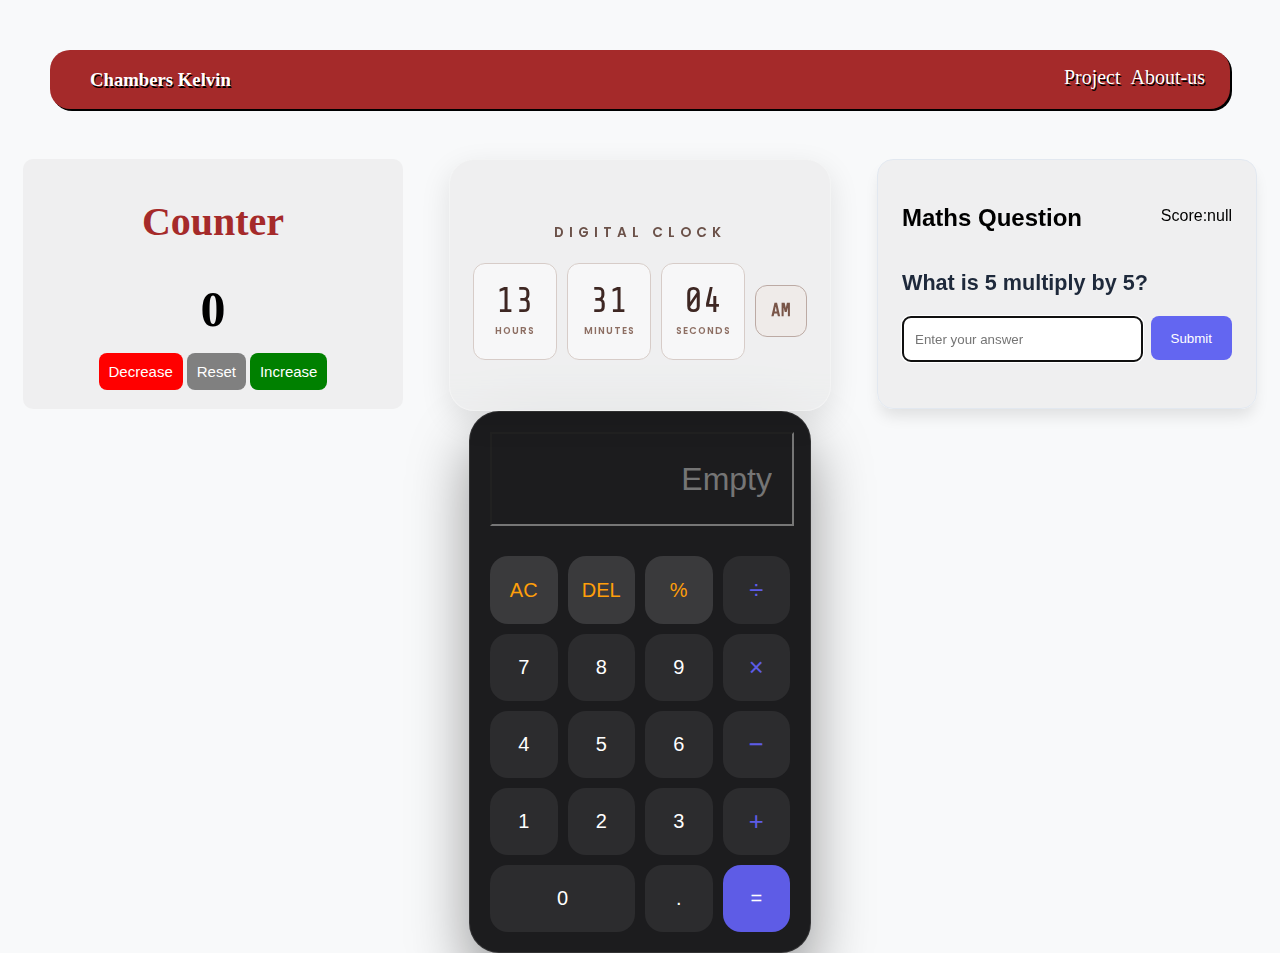
<file: index.html>
<!DOCTYPE html>
<html lang="en">
<head>
    <meta charset="UTF-8">
    <meta name="viewport" content="width=device-width, initial-scale=1.0">
    <title>Document</title>
    <link rel="stylesheet" href="all project nav.css">
    <link rel="stylesheet" href="all project counter.css">
   <link rel="stylesheet" href="all project Quetion.css">
    <link rel="stylesheet" href="all project Calculator.css">
   <link rel="stylesheet" href="all project Count Clock.css">
</head>
<body>
<div class="nav">
    <h3>Chambers Kelvin</h3>

    <div>
        <ul>
            <li><a href="#">Project</a></li>
             <li><a href="#">About-us</a></li>
        </ul>
    </div>
</div>


    <div id="container">
        <div class="first">
     <h2 class="countname">Counter</h2>

     <h1 id="counter">0</h1>
    <div>
        <button id="button1" onclick="decrease()">Decrease</button>
        <button id="button2" onclick="reset()">Reset</button>
        <button id="button3" onclick="increase()">Increase</button>
    </div>
</div>

<div class="second">
<h2 class="digi">DIGITAL CLOCK</h2>

    <div class="clock">

       <div>
        <span id="hours">0</span>
        <span class="text">HOURS</span>
       </div>
   
    <div>
        <span id="minutes">0</span>
        <span  class="text">MINUTES</span>
    </div>
    <div>
        <span id="seconds">0</span>
        <span  class="text">SECONDS</span>
    </div>
    
     <div>
        <span id="AmPm">AM</span>
       
    </div>
    </div>
    </div>
    <!---quetion section-->
<div class="third">
    <form id="form">
    <h2>Maths Question</h2>
    <div id="scor">
    <div>Score: 0</div>
</div>
    <div class="question-box">
        <h2 id="question">What is 1 multiply by 7?</h2>

        <div class="text">
            <input id="user" type="text"
             placeholder="Enter your answer" autofocus>
            <input type="submit" value="Submit">
        </div>

    </div>
</div>
</form>



    <div class="calculator-container">
        <!-- Screen Section -->
        <input id="display" placeholder="Empty" readonly>
        

        <!-- Buttons Section -->
        <div class="button-grid">
            <button onclick="Clear('AC')"  class="btn action">AC</button>
            <button onclick="del('Del')" class="btn action">DEL</button>
            <button onclick="append('%')" class="btn action">%</button>
            <button onclick="append('/')" class="btn operator">÷</button>

            <button onclick="append('7')" class="btn">7</button>
            <button onclick="append('8')" class="btn">8</button>
            <button onclick="append('9')" class="btn">9</button>
            <button onclick="append('*')"class="btn operator">×</button>

            <button onclick="append('4')"class="btn">4</button>
            <button onclick="append('5')"class="btn">5</button>
            <button onclick="append('6')"class="btn">6</button>
            <button onclick="append('-')" class="btn operator">−</button>

            <button onclick="append('1')"class="btn">1</button>
            <button onclick="append('2')" class="btn">2</button>
            <button onclick="append('3')" class="btn">3</button>
            <button onclick="append('+')" class="btn operator">+</button>

            <button onclick="append('0')"class="btn span-two">0</button>
            <button onclick="append('.')" class="btn">.</button>
            <button onclick="calculate('=')"class="btn equal">=</button>
        </div>
    </div>




     </div>


<script src="all project Calculato.js"></script>
<script src="all project Quetion.js"></script>
    <script src="all project count.js"></script>
    <script src="all project Count Clock.js"></script>
</body>

</html>
</file>
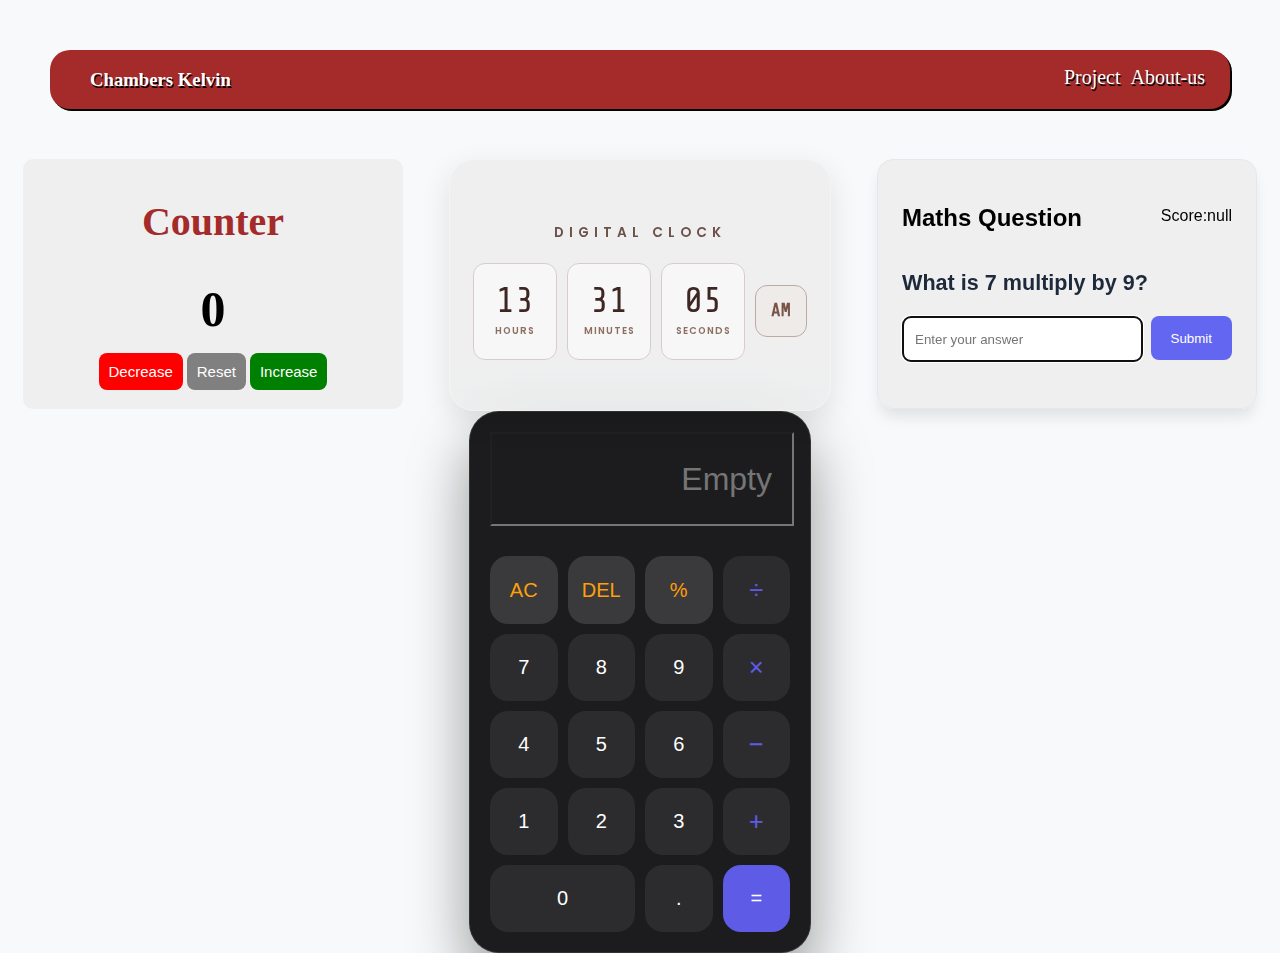
<file: all project.html>
<!DOCTYPE html>
<html lang="en">
<head>
    <meta charset="UTF-8">
    <meta name="viewport" content="width=device-width, initial-scale=1.0">
    <title>Document</title>
    <link rel="stylesheet" href="all project nav.css">
    <link rel="stylesheet" href="all project counter.css">
   <link rel="stylesheet" href="all project Quetion.css">
    <link rel="stylesheet" href="all project Calculator.css">
   <link rel="stylesheet" href="all project Count Clock.css">
</head>
<body>
<div class="nav">
    <h3>Chambers Kelvin</h3>

    <div>
        <ul>
            <li><a href="#">Project</a></li>
             <li><a href="#">About-us</a></li>
        </ul>
    </div>
</div>


    <div id="container">
        <div class="first">
     <h2 class="countname">Counter</h2>

     <h1 id="counter">0</h1>
    <div>
        <button id="button1" onclick="decrease()">Decrease</button>
        <button id="button2" onclick="reset()">Reset</button>
        <button id="button3" onclick="increase()">Increase</button>
    </div>
</div>

<div class="second">
<h2 class="digi">DIGITAL CLOCK</h2>

    <div class="clock">

       <div>
        <span id="hours">0</span>
        <span class="text">HOURS</span>
       </div>
   
    <div>
        <span id="minutes">0</span>
        <span  class="text">MINUTES</span>
    </div>
    <div>
        <span id="seconds">0</span>
        <span  class="text">SECONDS</span>
    </div>
    
     <div>
        <span id="AmPm">AM</span>
       
    </div>
    </div>
    </div>
    <!---quetion section-->
<div class="third">
    <form id="form">
    <h2>Maths Question</h2>
    <div id="scor">
    <div>Score: 0</div>
</div>
    <div class="question-box">
        <h2 id="question">What is 1 multiply by 7?</h2>

        <div class="text">
            <input id="user" type="text"
             placeholder="Enter your answer" autofocus>
            <input type="submit" value="Submit">
        </div>

    </div>
</div>
</form>



    <div class="calculator-container">
        <!-- Screen Section -->
        <input id="display" placeholder="Empty" readonly>
        

        <!-- Buttons Section -->
        <div class="button-grid">
            <button onclick="Clear('AC')"  class="btn action">AC</button>
            <button onclick="del('Del')" class="btn action">DEL</button>
            <button onclick="append('%')" class="btn action">%</button>
            <button onclick="append('/')" class="btn operator">÷</button>

            <button onclick="append('7')" class="btn">7</button>
            <button onclick="append('8')" class="btn">8</button>
            <button onclick="append('9')" class="btn">9</button>
            <button onclick="append('*')"class="btn operator">×</button>

            <button onclick="append('4')"class="btn">4</button>
            <button onclick="append('5')"class="btn">5</button>
            <button onclick="append('6')"class="btn">6</button>
            <button onclick="append('-')" class="btn operator">−</button>

            <button onclick="append('1')"class="btn">1</button>
            <button onclick="append('2')" class="btn">2</button>
            <button onclick="append('3')" class="btn">3</button>
            <button onclick="append('+')" class="btn operator">+</button>

            <button onclick="append('0')"class="btn span-two">0</button>
            <button onclick="append('.')" class="btn">.</button>
            <button onclick="calculate('=')"class="btn equal">=</button>
        </div>
    </div>




     </div>


<script src="all project Calculato.js"></script>
<script src="all project Quetion.js"></script>
    <script src="all project count.js"></script>
    <script src="all project Count Clock.js"></script>
</body>
</html>
</file>
<file: all project nav.css>
body{
    margin: 0;
    padding: 0;
    background-color: #f8f9fa;
}
h3{
    margin-left: 40px;
    text-shadow: 1px 2px black;
}
.nav{
    display: flex;
    justify-content: space-between;
    background-color: brown;
    color: white;
   margin: 50px;
  border-radius: 20px;
  box-shadow: 2px 2px black;
}
ul{
    display: flex;
    gap: 10px;
 margin-right: 25px;
}
ul li{
    list-style: none; 
}
ul li a{
    text-decoration: none;
    color: white;
    font-size: 20px;
     text-shadow: 1px 2px black;
}
ul li a:hover{
    color: black;
    text-shadow: none;
  
}
</file>
<file: all project counter.css>
#container{
   display: flex;
   justify-content: space-around;
   flex-wrap: wrap;
}
.first{
     height: 250px;
    width: 380px;
    display: flex;
    flex-direction: column;
    justify-content: center;
    align-items: center;
    line-height: 20px;
     background-color: rgba(225,225, 225, 0.4);
     border-radius: 10px;
}
.countname{
    text-shadow: none;
    font-size: 40px;
    color: brown;
}
#counter{
 font-size: 50px;
}
#button1,#button2,#button3{
    padding: 10px;
    border-radius: 8px;
    border: none;
    font-size: 15px;
}
#button1{
    background-color: red;
    color: white;
}
#button2{
    background-color: gray;
    color: white;
}
#button3{
    background-color: green;
    color: white;
}
</file>
<file: all project Quetion.css>
/* Paste all the CSS code I gave you right here */
        .third {
            width: 380px;
            height: 250px;
            background-color: rgba(225,225, 225, 0.4);
            border: 1px solid #e2e8f0;
            border-radius: 16px;
            padding: 24px;
            box-sizing: border-box;
            font-family: sans-serif;
            box-shadow: 0 10px 15px -3px rgba(0, 0, 0, 0.1);
            display: flex;
            flex-direction: column;
            position: relative;
        }

        .third > h2 {
            margin: 0;
            font-size: 0.75rem;
            text-transform: uppercase;
            color: #64748b;
        }

        .third > span {
            position: absolute;
            top: 24px;
            right: 24px;
            background: #f1f5f9;
            padding: 4px 12px;
            border-radius: 999px;
            font-size: 0.8rem;
            font-weight: 700;
        }

        .question-box {
            flex-grow: 1;
            display: flex;
            flex-direction: column;
            justify-content: center;
            gap: 20px;
        }

        .question-box h2 {
            margin: 0;
            font-size: 1.35rem;
            color: #1e293b;
        }

        .text {
            display: flex;
            gap: 8px;
        }

        .text input[type="text"] {
            flex: 1;
            height: 44px;
            border: 1.5px solid #cbd5e1;
            border-radius: 8px;
            padding: 0 12px;
        }

        .text input[type="submit"] {
            height: 44px;
            background-color: #6366f1;
            color: white;
            border: none;
            padding: 0 20px;
            border-radius: 8px;
            cursor: pointer;
        }
        #scor{
            display: flex;
            justify-content: end;
            position: relative;
            top: -45px;
        }
</file>
<file: all project Calculator.css>
/* THE REQUESTED CONTAINER DIMENSIONS */
.calculator-container {
    width: 300px;
    height: 500px;
    background: #1c1c1e;
    border-radius: 30px;
    padding: 20px;
    display: flex;
    flex-direction: column;
    box-shadow: 0 30px 60px rgba(0, 0, 0, 0.4);
    border: 1px solid rgba(255, 255, 255, 0.1);
}

/* DISPLAY SECTION (Takes approx 25% of height) */
#display{
    width: 260px;
    padding: 20px;
    font-size: 2rem;
  background: #1c1c1e;
   height: 50px;
   margin-bottom: 30px;
   color: white;
   text-align: end;

}

.previous-operand {
    color: rgba(255, 255, 255, 0.4);
    font-size: 1.1rem;
}

.current-operand {
    color: #ffffff;
    font-size: 2.8rem;
    font-weight: 300;
}

/* BUTTONS SECTION (Fills the remaining space) */
.button-grid {
    flex: 1; /* Automatically expands to fill the 500px height */
    display: grid;
    grid-template-columns: repeat(4, 1fr);
    grid-template-rows: repeat(5, 1fr); /* 5 rows of buttons */
    gap: 10px;
}

.btn {
    border: none;
    outline: none;
    border-radius: 18px;
    font-size: 1.25rem;
    font-weight: 500;
    cursor: pointer;
    background: #2c2c2e;
    color: white;
    transition: all 0.2s cubic-bezier(0.4, 0, 0.2, 1);
}

/* UX Interactions */
.btn:hover {
    background: #3a3a3c;
    transform: scale(1.02);
}

.btn:active {
    transform: scale(0.95);
    filter: brightness(1.3);
}

/* Color Hierarchy */
.action {
    background: #3a3a3c;
    color: #ff9f0a; /* Orange for functions */
}

.operator {
    background: #2c2c2e;
    color: #5e5ce6; /* Blueish-purple for operators */
    font-size: 1.6rem;
}

.equal {
    background: #5e5ce6;
    color: white;
}

.equal:hover {
    background: #7472f2;
}

.span-two {
    grid-column: span 2;
}

/* Ensure font size adjusts if numbers get too long */
@media (max-width: 380px) {
    .current-operand {
        font-size: 2.2rem;
    }
}
</file>
<file: all project Count Clock.css>
@import url('https://fonts.googleapis.com/css2?family=Poppins:wght@300;600&family=Share+Tech+Mono&display=swap');

/* The Main Container */
.second {
    width: 380px;
    height: 250px;
    /* User Requested Background */
    background-color: rgba(225, 225, 225, 0.4); 
    backdrop-filter: blur(15px); /* Adds a frosted glass effect */
    border: 1px solid rgba(255, 255, 255, 0.3);
    border-radius: 25px;
    
    display: flex;
    flex-direction: column;
    justify-content: center;
    align-items: center;
    box-shadow: 0 10px 30px rgba(0, 0, 0, 0.1);
    font-family: 'Poppins', sans-serif;
}

/* Title: Digital Clock */
.digi {
    color: #5D4037; /* Deep Brown */
    font-size: 0.85rem;
    letter-spacing: 5px;
    margin-bottom: 20px;
    font-weight: 600;
    opacity: 0.9;
}

.clock {
    display: flex;
    gap: 10px;
    align-items: center;
}

/* Individual Unit Boxes (Hours, Min, Sec) */
.clock div {
    width: 82px;
    height: 95px;
    background: rgba(255, 255, 255, 0.5); /* Slightly lighter than container */
    border-radius: 12px;
    display: flex;
    flex-direction: column;
    justify-content: center;
    align-items: center;
    border: 1px solid #D7CCC8; /* Light brown border */
}

/* The Numbers */
.clock span:first-child {
    font-family: 'Share Tech Mono', monospace;
    font-size: 2.2rem;
    color: #3E2723; /* Dark Espresso Brown */
    line-height: 1;
}

/* The "Hours/Minutes" Labels */
.clock .text {
    font-size: 0.6rem;
    letter-spacing: 1px;
    color: #8D6E63; /* Warm Brown */
    margin-top: 5px;
    font-weight: 600;
}

/* AM/PM Box */
#AmPm {
    font-size: 1.1rem !important;
    color: #795548 !important; /* Medium Brown */
    font-weight: 600;
}

.clock div:last-child {
    width: 50px;
    height: 50px;
    background: #EFEBE9; /* Very light creamy brown */
    border: 1px solid #BCAAA4;
}
</file>
